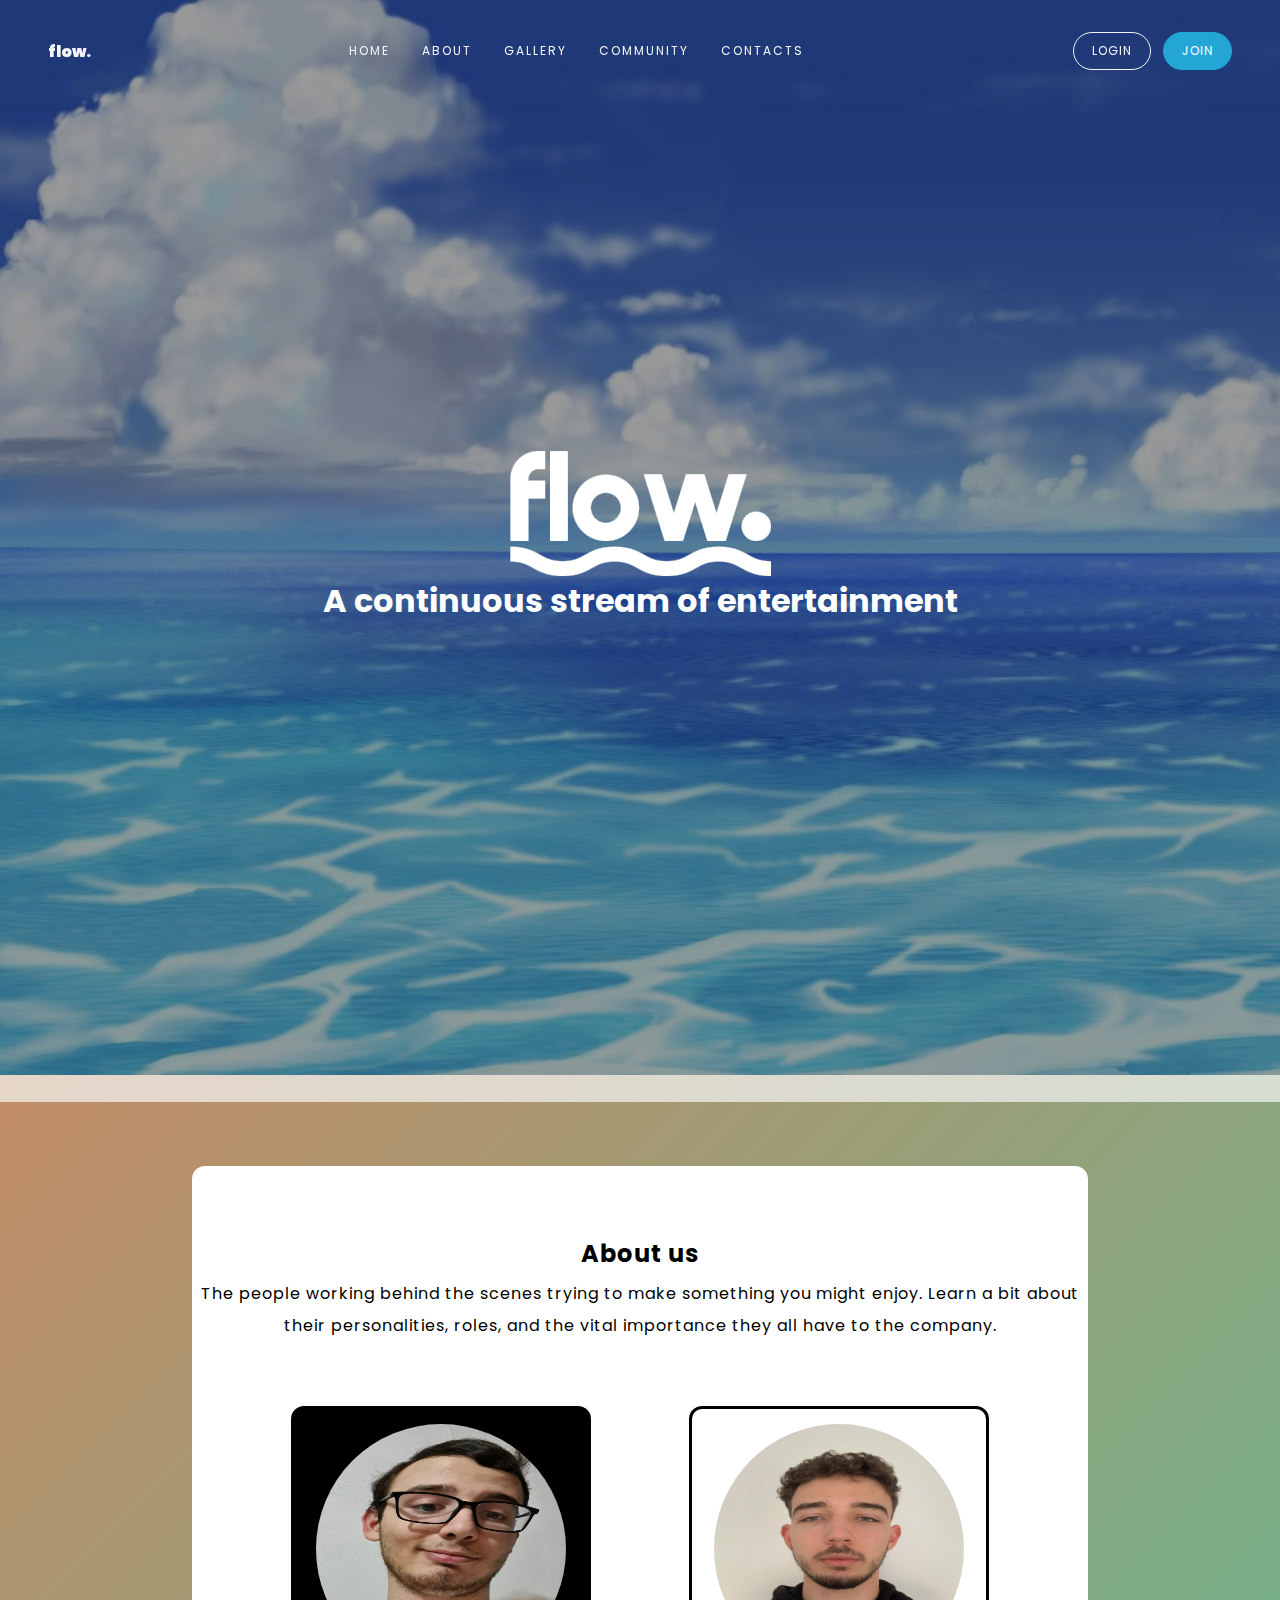
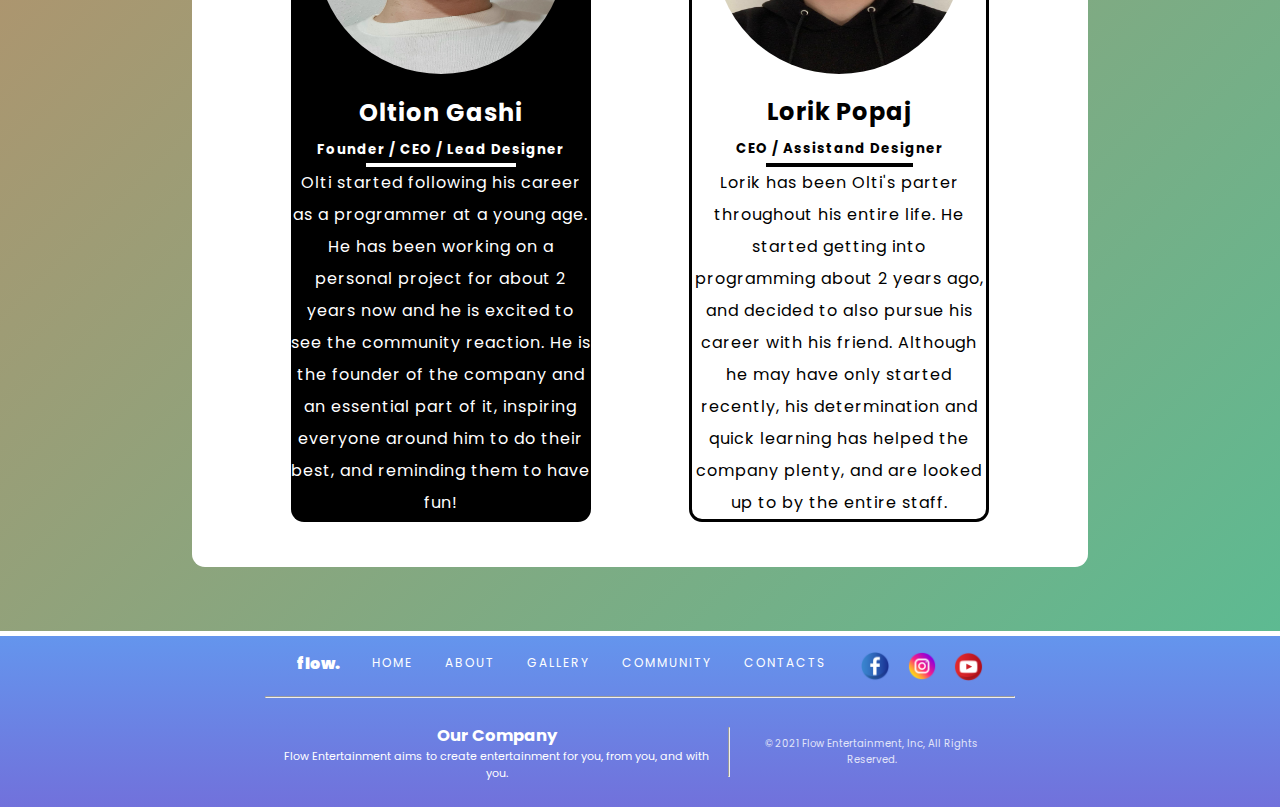
<file: about.html>
<DOCTYPE! html>
<html>
  <head>
    <title>Flow Entertainment</title>
    <link
      href="https://fonts.googleapis.com/css?family=Poppins:300,900&display=swap" rel="stylesheet"/>
    <link href="main.css" rel="stylesheet" />
  </head>
  <script>
    var playing = false;
    function play(){ 
      var audio = document.getElementById('myaudio');
      if(!playing){
        audio.play();
        playing = true;
      } else{
        audio.pause();
        playing = false;
      }
    } 
  </script>
  <body ondblclick="play()" onscroll="disableScrolling()" 
  onmousewheel="enableScrolling()" 
   onclick="enableScrolling()">
   <audio id="myaudio" autoplay >
    <source src="music/By The Pool.mp3" type="audio/mpeg">
    <source src="music/By The Pool.mp3" type="audio/mp3">
  </audio>
    <header>
      <a href="main.html" class="logo" aria-label="homepage">flow.</a>
      <nav class="main_nav">
        <ul class="nav_list">
          <li class="nav_list-item"><a href="main.html" class="nav_link">Home</a></li>
          <li class="nav_list-item"><a href="about.html" class="nav_link">About</a></li>
          <li class="nav_list-item"><a href="gallery.html" class="nav_link">Gallery</a></li>
          <li class="nav_list-item"><a href="community.html" class="nav_link">Community</a></li>
          <li class="nav_list-item"><a href="contacts.html" class="nav_link">Contacts</a></li>
        </ul>
      </nav>
      <nav>
        <ul class="nav_list">
          <li class="nav_list-item"><a href="login/index.html" class="nav_link nav_link--btn">Login</a></li>
          <li class="nav_list-item"><a href="login/create.html" class="nav_link nav_link--btn nav_link--btn--highlight">Join</a></li>
        </ul>
      </nav>
    </header>

    <main style="  background: linear-gradient(-45deg, #e73c7e, #23a6d5, #23d5ab, #ee7752);
    background-size: 400% 400%;
    animation: gradient 15s ease infinite;">
    <div class="ob">
      <section class="home-intro-abt">
        <img src="img/logo.png" alt="Logo.png">
        <h1>A continuous stream of entertainment</h1>
      </section>
    </div>
    <div style="background-color:whitesmoke; height: 3%; opacity: 70%;"></div> 
      <div class="about" style=" letter-spacing: 1px; line-height: 2;">
      <div class="home-about-abt">
        <h2>About us</h2>
        <div class="columns">
            <p>
                The people working behind the scenes trying to make something you might enjoy. Learn a bit about their personalities, roles, and the vital importance they all have to the company.
            </p>
        </div>
       </div>

       <div class="img-columns">
        <div id="blackdiv" style="text-align: center; max-width: 300px; letter-spacing: 1px; line-height: 2; margin-bottom: 5%;">
          <img src="img/Olti.jpg" alt="" style="width: 250px; height: 250px; border-radius: 100%; margin-top: 5%;">
          <h2 style="margin-top: 5%;">Oltion Gashi</h2>
          <h5>Founder / CEO / Lead Designer</h5>
          <hr id="blackhr">
          Olti started following his career as a programmer at a young age. He has been working on a personal project for
          about 2 years now and he is excited to see the community reaction. He is the founder of the company and an essential
        part of it, inspiring everyone around him to do their best, and reminding them to have fun!
        </div>
        <div id="whitediv" style="text-align: center; max-width: 300px;  letter-spacing: 1px; line-height: 2; margin-bottom: 5%;">
          <img src="img/lorik.jpeg" alt="" style="width: 250px; height: 250px; border-radius: 100%; margin-top: 5%;">
          <h2 style="margin-top: 5%;">Lorik Popaj</h2>
          <h5>CEO / Assistand Designer</h5>
          <hr id="whitehr">
          Lorik has been Olti's parter throughout his entire life. He started getting into programming about 2 years ago,
          and decided to also pursue his career with his friend. Although he may have only started recently, his determination
          and quick learning has helped the company plenty, and are looked up to by the entire staff.
        </div>
    </div>
   </div>

      </div>
      <div class="footer">
        <div class="home-about-foot">
          <div class="columns" style="flex-direction: column;">
            <div style="margin: 2%;display: flex; flex-direction: row; justify-content: space-evenly;">
              <a href="main.html" class="logo" aria-label="homepage">flow.</a>            
              <ul class="nav_list" style="margin-top: -5px;">
                <li class="nav_list-item"><a href="main.html" class="nav_link">Home</a></li>
                <li class="nav_list-item"><a href="about.html" class="nav_link">About</a></li>
                <li class="nav_list-item"><a href="gallery.html" class="nav_link">Gallery</a></li>
                <li class="nav_list-item"><a href="community.html" class="nav_link">Community</a></li>
                <li class="nav_list-item"><a href="contacts.html" class="nav_link">Contacts</a></li>
              </ul>
                <a target="_blank" href="https://www.facebook.com/Flow-Entertainment-100628881531882/?modal=admin_todo_tour%22%3E"><img class="ftimg" src="img/facebook.png" height="30" width="30" alt="Facebook.png"></a>
                <a target="_blank" href="https://www.instagram.com/flow.entertainment.games/%22%3E"><img class="ftimg" src="img/instagram.png" height="30" width="30" alt="Instagram.png"></a>
                <a target="_blank" href="https://www.youtube.com/channel/UCk1H9Uwr8k82EouBomBjosA?view_as=subscriber%22%3E"><img src="img/youtube.png" height="30" width="30" alt="Youtube.png"></a>
            </div>
            <hr>
            <div style="margin: 2%;display: flex; flex-direction: row; justify-content: space-evenly; align-items: center;">
            <div style="font-size: 11px;">
              <h2>Our Company</h2>
              <p>Flow Entertainment aims to create entertainment for you, from you, and with you.</p>
            </div>
            <hr style="height: 50px; margin: 2%;">
            <div style="font-size: 10px; opacity: 80%;">© 2021 Flow Entertainment, Inc, All Rights Reserved.</div>
          </div>
           </div>
          </div>
        </div>
    </main>
    <script src="observers.js"></script>
  </body>
</html>
</file>
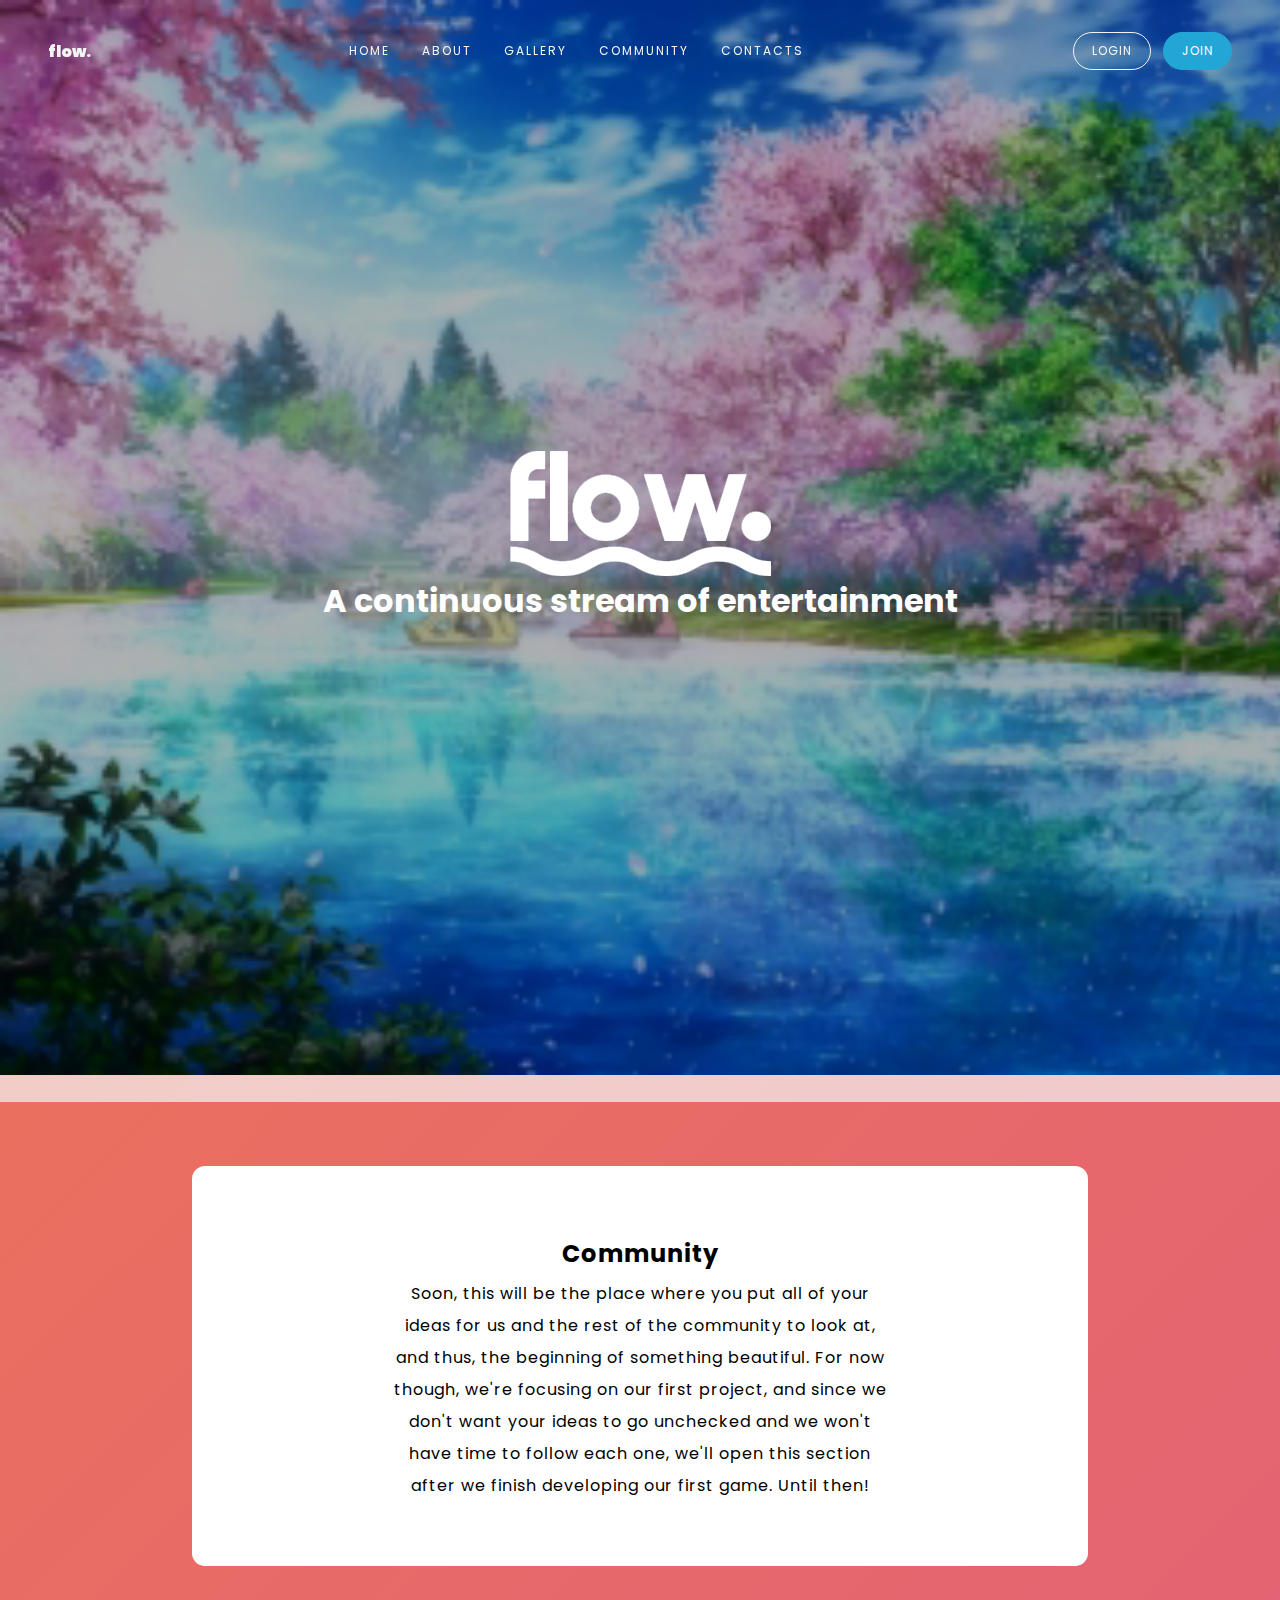
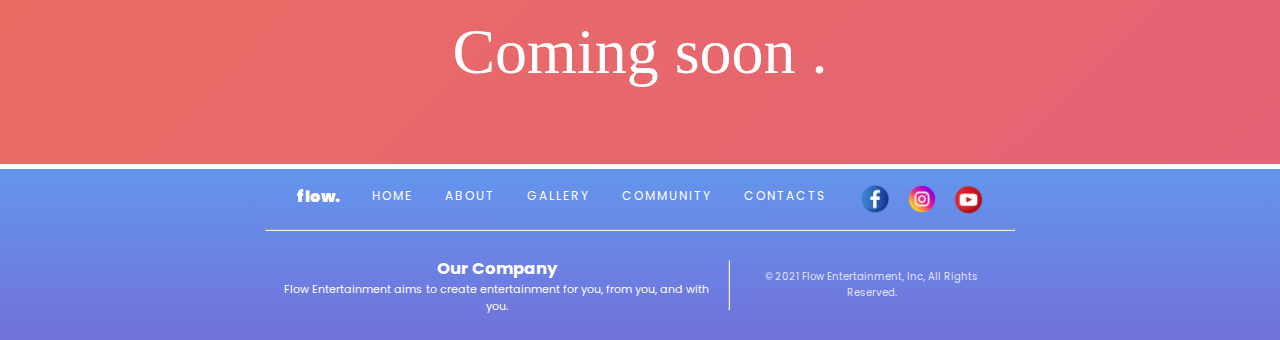
<file: community.html>
<DOCTYPE! html>
<html>
  <head>
    <title>Flow Entertainment</title>
    <link
      href="https://fonts.googleapis.com/css?family=Poppins:300,900&display=swap" rel="stylesheet"/>
    <link href="main.css" rel="stylesheet" />
  </head>
  <script>
    var playing = false;
    function play(){ 
      var audio = document.getElementById('myaudio');
      if(!playing){
        audio.play();
        playing = true;
      } else{
        audio.pause();
        playing = false;
      }
    } 
  </script>
  <body ondblclick="play()" onscroll="disableScrolling()" 
  onmousewheel="enableScrolling()" 
   onclick="enableScrolling()">
   <audio id="myaudio" autoplay >
    <source src="music/Sea of Trees.mp3" type="audio/mpeg">
    <source src="music/Sea of Trees.mp3" type="audio/mp3">
  </audio>
    <header>
      <a href="main.html" class="logo" aria-label="homepage">flow.</a>
      <nav class="main_nav">
        <ul class="nav_list">
          <li class="nav_list-item"><a href="main.html" class="nav_link">Home</a></li>
          <li class="nav_list-item"><a href="about.html" class="nav_link">About</a></li>
          <li class="nav_list-item"><a href="gallery.html" class="nav_link">Gallery</a></li>
          <li class="nav_list-item"><a href="community.html" class="nav_link">Community</a></li>
          <li class="nav_list-item"><a href="contacts.html" class="nav_link">Contacts</a></li>
        </ul>
      </nav>
      <nav>
        <ul class="nav_list">
          <li class="nav_list-item"><a href="login/index.html" class="nav_link nav_link--btn">Login</a></li>
          <li class="nav_list-item"><a href="login/create.html" class="nav_link nav_link--btn nav_link--btn--highlight">Join</a></li>
        </ul>
      </nav>
    </header>

    <main style="  background: linear-gradient(-45deg, #23d5ab, #23a6d5, #e05a83, #ee7752);
    background-size: 400% 400%;
    animation: gradient 15s ease infinite;">
    <div class="ob">
      <section class="home-intro-com">
        <img src="img/logo.png" alt="Logo.png">
        <h1>A continuous stream of entertainment</h1>
      </section>
    </div>
    <div style="background-color:whitesmoke; height: 3%; opacity: 70%;">
    </div>
    <div class="about">
      <div class="home-about" style="flex-direction: column; align-items: center; letter-spacing: 1px; line-height: 2;">
        <h2>Community</h2>
        <div class="columns">
            <p style="max-width: 500px;">
              Soon, this will be the place where you put all of your ideas for us and the rest of the community to look at, and thus, the beginning of something beautiful. For now though, we're focusing on our first project, and since we don't want your ideas to go unchecked and we won't have time to follow each one, we'll open this section after we finish developing our first game. Until then!
            </p>
            
       </div>
       
      </div>    
    </div>
    <div class="home-about">
    <div class="loading" style="font-size: 30px; font: 300 4em/150% Impact; color: white; margin-top: -10%;">Coming soon</div>
  </div>
    <div class="footer">
      <div class="home-about-foot">
        <div class="columns" style="flex-direction: column;">
          <div style="margin: 2%;display: flex; flex-direction: row; justify-content: space-evenly;">
            <a href="main.html" class="logo" aria-label="homepage">flow.</a>            
            <ul class="nav_list" style="margin-top: -5px;">
              <li class="nav_list-item"><a href="main.html" class="nav_link">Home</a></li>
              <li class="nav_list-item"><a href="about.html" class="nav_link">About</a></li>
              <li class="nav_list-item"><a href="gallery.html" class="nav_link">Gallery</a></li>
              <li class="nav_list-item"><a href="community.html" class="nav_link">Community</a></li>
              <li class="nav_list-item"><a href="contacts.html" class="nav_link">Contacts</a></li>
            </ul>
              <a target="_blank" href="https://www.facebook.com/Flow-Entertainment-100628881531882/?modal=admin_todo_tour%22%3E"><img class="ftimg" src="img/facebook.png" height="30" width="30" alt="Facebook.png"></a>
              <a target="_blank" href="https://www.instagram.com/flow.entertainment.games/%22%3E"><img class="ftimg" src="img/instagram.png" height="30" width="30" alt="Instagram.png"></a>
              <a target="_blank" href="https://www.youtube.com/channel/UCk1H9Uwr8k82EouBomBjosA?view_as=subscriber%22%3E"><img src="img/youtube.png" height="30" width="30" alt="Youtube.png"></a>
          </div>
          <hr>
          <div style="margin: 2%;display: flex; flex-direction: row; justify-content: space-evenly; align-items: center;">
          <div style="font-size: 11px;">
            <h2>Our Company</h2>
            <p>Flow Entertainment aims to create entertainment for you, from you, and with you.</p>
          </div>
          <hr style="height: 50px; margin: 2%;">
          <div style="font-size: 10px; opacity: 80%;">© 2021 Flow Entertainment, Inc, All Rights Reserved.</div>
        </div>
         </div>
        </div>
      </div>
    </main>
    <script src="observers.js"></script>
    </main>
  </body>
</html>
</file>
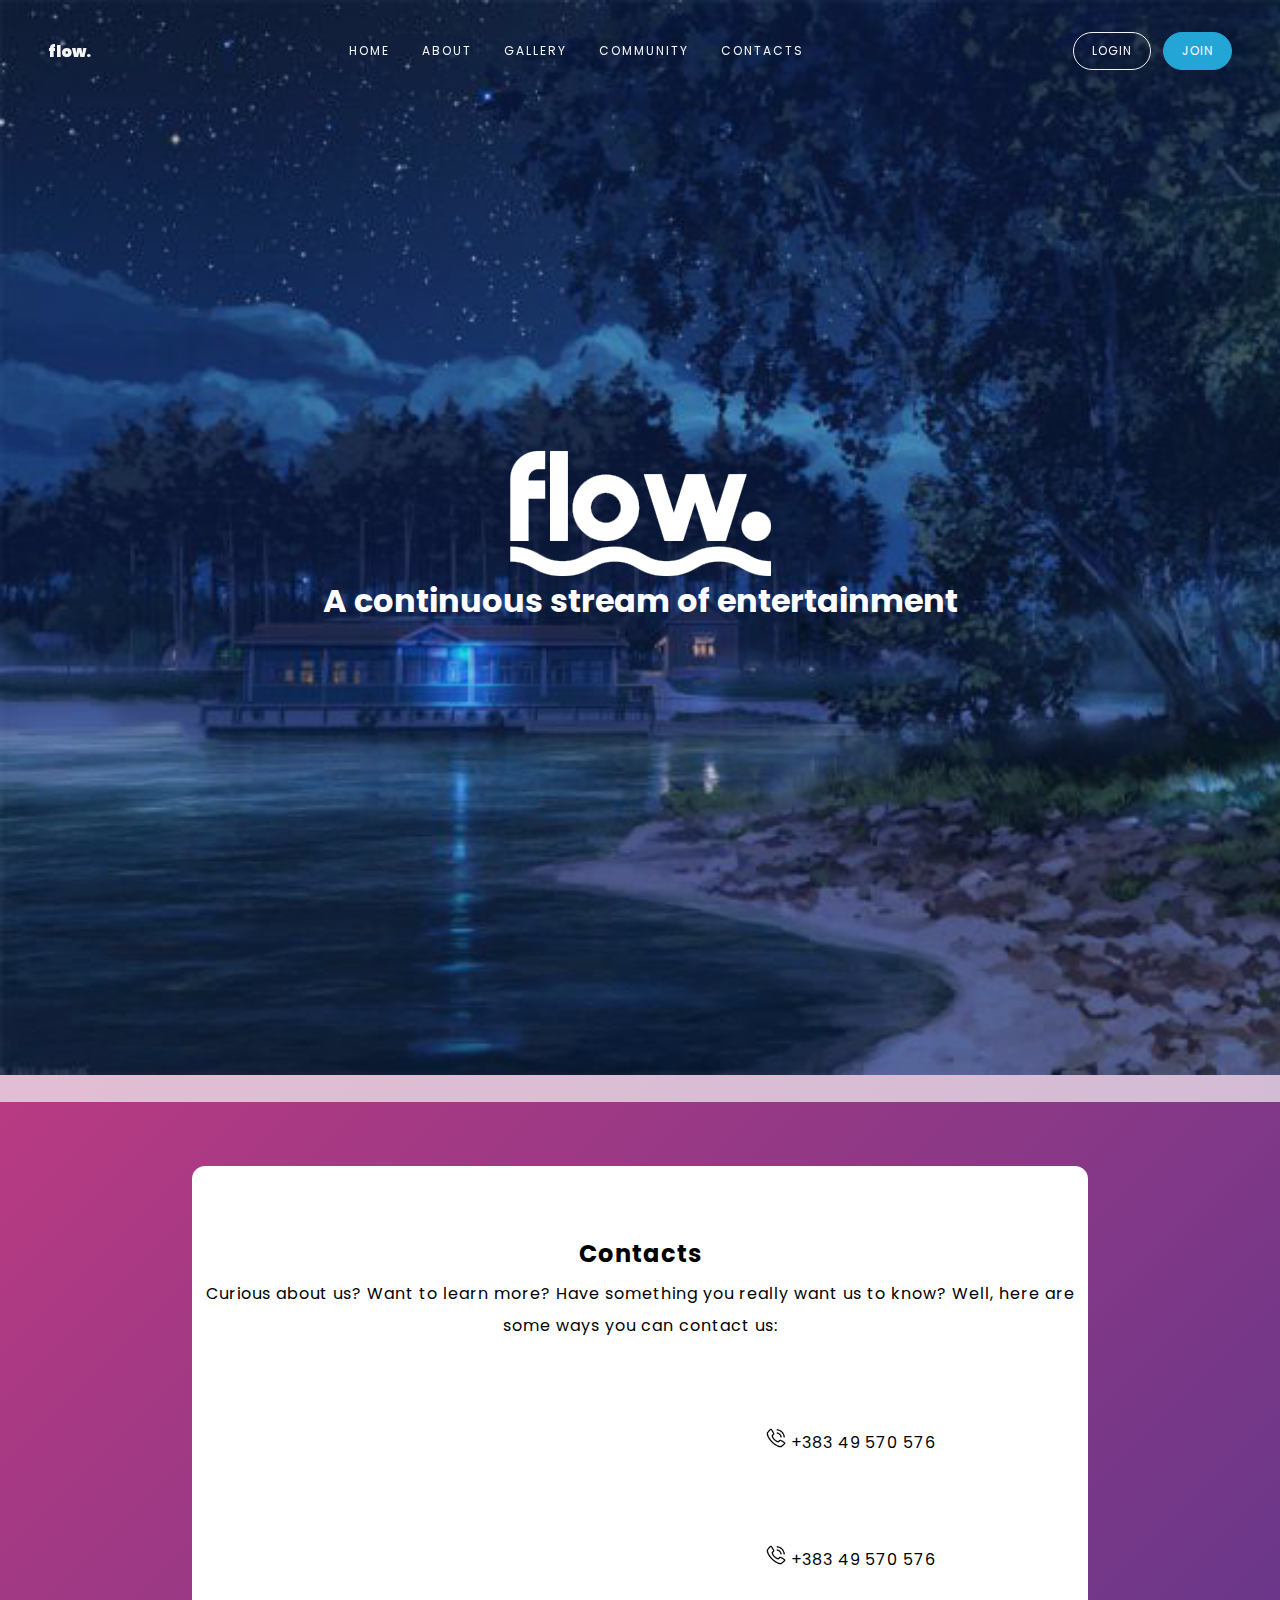
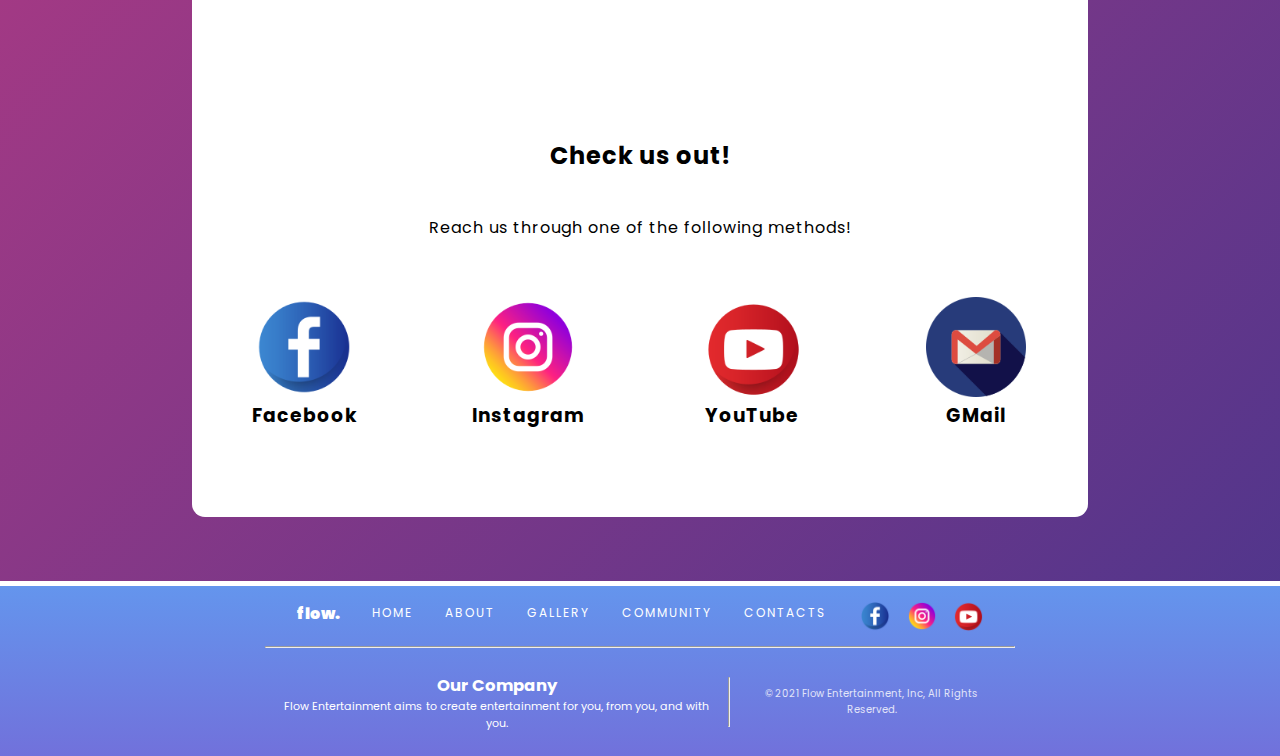
<file: contacts.html>
<DOCTYPE! html>
<html>
  <head>
    <title>Flow Entertainment</title>
    <link
      href="https://fonts.googleapis.com/css?family=Poppins:300,900&display=swap" rel="stylesheet"/>
    <link href="main.css" rel="stylesheet" />
  </head>
  <script>
    var playing = false;
    function play(){ 
      var audio = document.getElementById('myaudio');
      if(!playing){
        audio.play();
        playing = true;
      } else{
        audio.pause();
        playing = false;
      }
    } 
  </script>
  <body ondblclick="play()" onscroll="disableScrolling()" 
  onmousewheel="enableScrolling()" 
   onclick="enableScrolling()">
   <audio id="myaudio" autoplay >
    <source src="music/Chill Day.mp3" type="audio/mpeg">
    <source src="music/Chill Day.mp3" type="audio/mp3">
  </audio>
    
    <header>
      <a href="main.html" class="logo" aria-label="homepage">flow.</a>
      <nav class="main_nav">
        <ul class="nav_list">
          <li class="nav_list-item"><a href="main.html" class="nav_link">Home</a></li>
          <li class="nav_list-item"><a href="about.html" class="nav_link">About</a></li>
          <li class="nav_list-item"><a href="gallery.html" class="nav_link">Gallery</a></li>
          <li class="nav_list-item"><a href="community.html" class="nav_link">Community</a></li>
          <li class="nav_list-item"><a href="contacts.html" class="nav_link">Contacts</a></li>
        </ul>
      </nav>
      <nav>
        <ul class="nav_list">
          <li class="nav_list-item"><a href="login/index.html" class="nav_link nav_link--btn">Login</a></li>
          <li class="nav_list-item"><a href="login/create.html" class="nav_link nav_link--btn nav_link--btn--highlight">Join</a></li>
        </ul>
      </nav>
    </header>

    <main style="background: linear-gradient(-45deg, #23d5ab, #23a6d5, #163391, #e73c7e);
     background-size: 400% 400%;
    animation: gradient 15s ease infinite">
    <div class="ob">
      <section class="home-intro-con">
        <img src="img/logo.png" alt="Logo.png">
        <h1>A continuous stream of entertainment</h1>
      </section>
    </div>
    <div style="background-color:whitesmoke; height: 3%; opacity: 70%;"></div>
    <div class = "about" style=" letter-spacing: 1px; line-height: 2; justify-content: space-evenly;">
      <div class="home-about">
        <h2>Contacts</h2>
        <div class="columns">
          <p>
            Curious about us? Want to learn more? Have something you really want us to know? Well, here are some ways you can contact us:      
          </p>
        </div>
        
        <div class="img-columns">
          <iframe src="https://www.google.com/maps/embed?pb=!1m18!1m12!1m3!1d723.619706
        3631031!2d20.587913829234303!3d42.35909799869919!2m3!1f0!2f0!3f0!3m2!1i1024!2i7
        68!4f13.1!3m3!1m2!1s0x1353bb9687c9c2bb%3A0xe160f60dfcf07625!2sGani%20Paqarizi%2
        0Agim%20Kelmendi%2C%20Tafil%20Zyberaj%20n%C3%AB%20Fortes%C3%AB!5e1!3m2!1sen!2s!4v1640538063961!5m2!1sen!2s"
         width="30%" height="300px" style="border:0;" allowfullscreen="" loading="lazy"></iframe>
         <div>
          <div style="margin: 50% auto">
           <img src="img/icon.png" style="width: 20px; height: 20px;"> +383 49 570 576
          </div>
          <div>
            <img src="img/icon.png" style="width: 20px; height: 20px;"> +383 49 570 576
           </div>
         </div>
        </div>
        <div style="text-align: center; margin-top: 10%;">
          <h2>Check us out!</h2>
          <br>
         <p>Reach us through one of the following methods!
         </p>
         </div>
       <div class="img-columns">
         <div class="linkicon">
          <a target="_blank" href="https://www.facebook.com/Flow-Entertainment-100628881531882/?modal=admin_todo_tour%22%3E"><img class="ftimg" src="img/facebook.png" height="100" width="100" alt="Facebook.png"></a>
          <h3>Facebook</h3>
         </div>
         <div class="linkicon">
          <a target="_blank" href="https://www.instagram.com/flow.entertainment.games/"><img class="ftimg" src="img/instagram.png" height="100" width="100" alt="Instagram.png"></a>
          <h3>Instagram</h3>
         </div>
         <div class="linkicon">
          <a target="_blank" href="https://www.youtube.com/channel/UCk1H9Uwr8k82EouBomBjosA?view_as=subscriber%22%3E"><img src="img/youtube.png" height="100" width="100" alt="Youtube.png"></a>
          <h3>YouTube</h3>
         </div>
         <div class="linkicon">
           <a target="_blank" href="https://www.google.com/gmail/"><img src="img/gmail.png" width="100px" height="100px"></a>
           <h3>GMail</h3>
         </div>
       </div>

      </div>
    </div>
    <div class="footer">
      <div class="home-about-foot">
        <div class="columns" style="flex-direction: column;">
          <div style="margin: 2%;display: flex; flex-direction: row; justify-content: space-evenly;">
            <a href="main.html" class="logo" aria-label="homepage">flow.</a>            
            <ul class="nav_list" style="margin-top: -5px;">
              <li class="nav_list-item"><a href="main.html" class="nav_link">Home</a></li>
              <li class="nav_list-item"><a href="about.html" class="nav_link">About</a></li>
              <li class="nav_list-item"><a href="gallery.html" class="nav_link">Gallery</a></li>
              <li class="nav_list-item"><a href="community.html" class="nav_link">Community</a></li>
              <li class="nav_list-item"><a href="contacts.html" class="nav_link">Contacts</a></li>
            </ul>
              <a target="_blank" href="https://www.facebook.com/Flow-Entertainment-100628881531882/?modal=admin_todo_tour%22%3E"><img class="ftimg" src="img/facebook.png" height="30" width="30" alt="Facebook.png"></a>
              <a target="_blank" href="https://www.instagram.com/flow.entertainment.games/"><img class="ftimg" src="img/instagram.png" height="30" width="30" alt="Instagram.png"></a>
              <a target="_blank" href="https://www.youtube.com/channel/UCk1H9Uwr8k82EouBomBjosA?view_as=subscriber%22%3E"><img src="img/youtube.png" height="30" width="30" alt="Youtube.png"></a>
          </div>
          <hr>
          <div style="margin: 2%;display: flex; flex-direction: row; justify-content: space-evenly; align-items: center;">
          <div style="font-size: 11px;">
            <h2>Our Company</h2>
            <p>Flow Entertainment aims to create entertainment for you, from you, and with you.</p>
          </div>
          <hr style="height: 50px; margin: 2%;">
          <div style="font-size: 10px; opacity: 80%;">© 2021 Flow Entertainment, Inc, All Rights Reserved.</div>
        </div>
         </div>
        </div>
      </div>
    </main>
    <script src="observers.js"></script>
    </main> 
  </body>
</html>
</file>
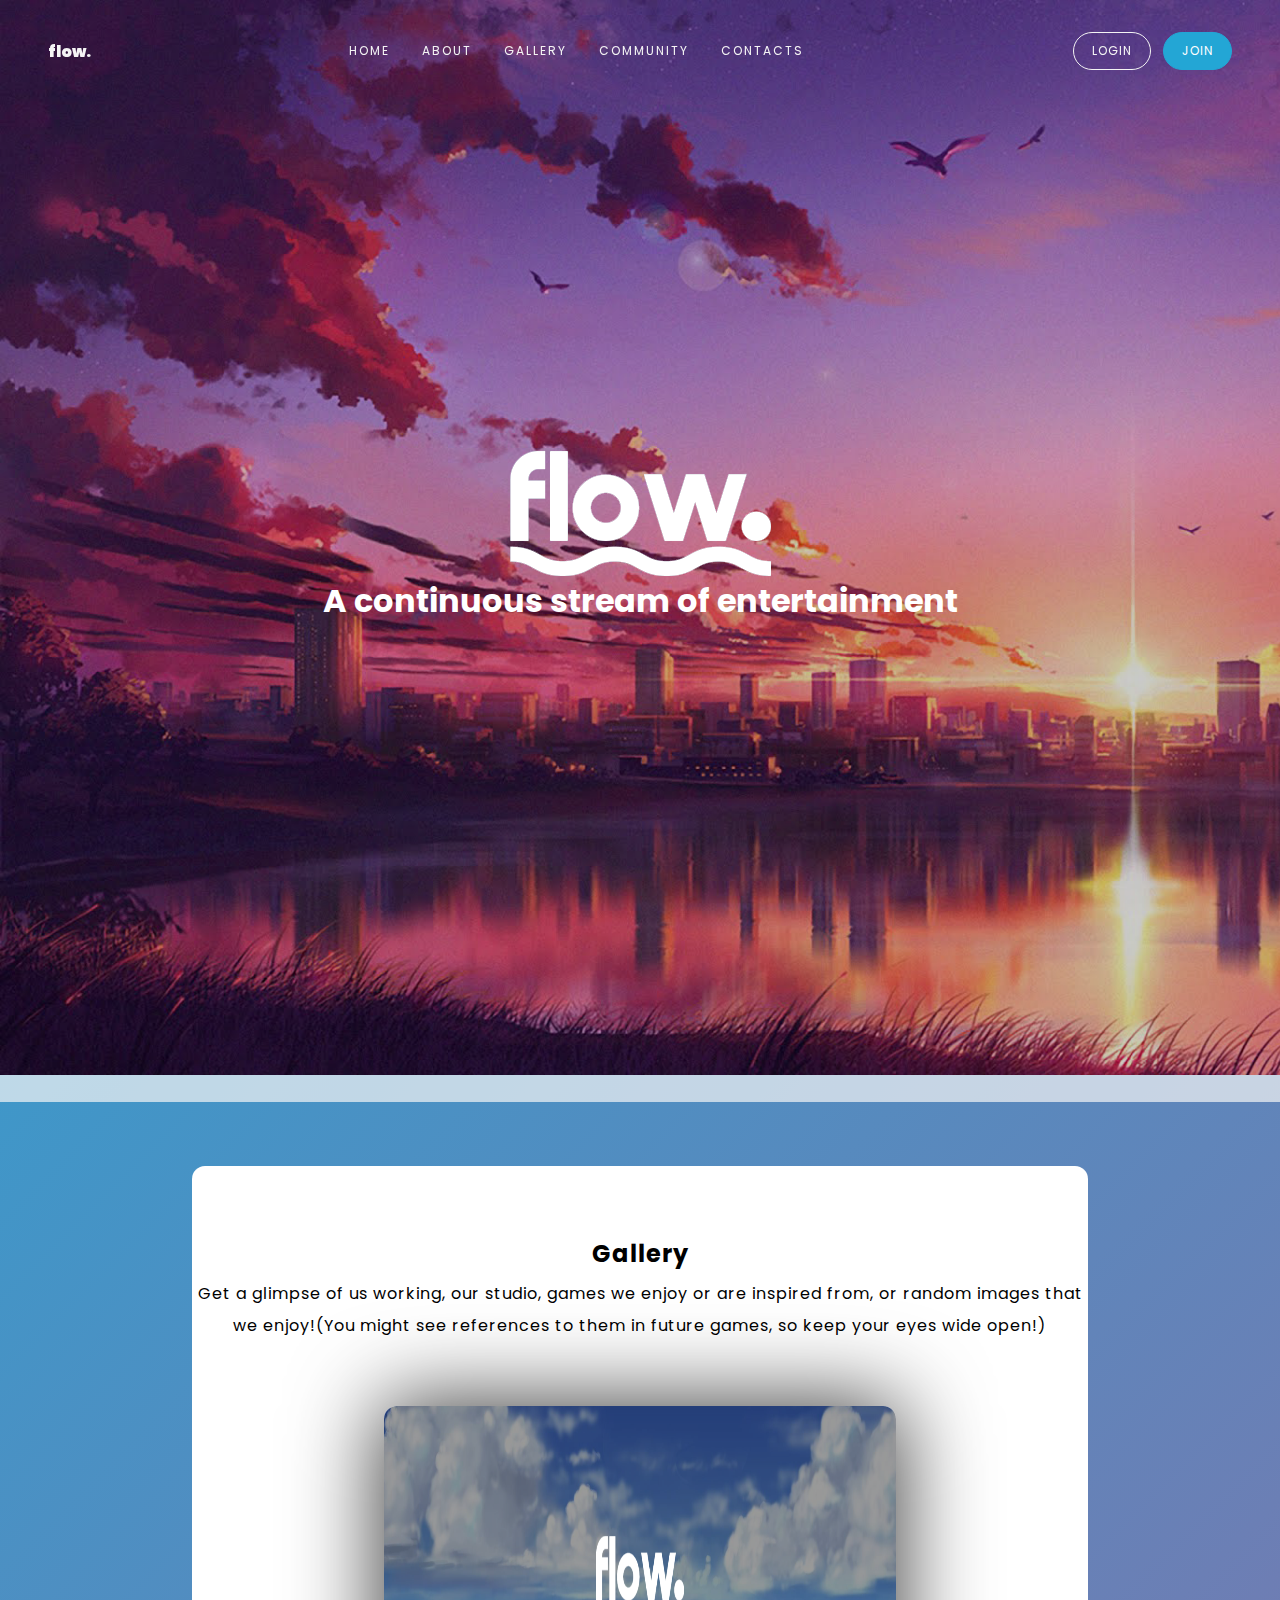
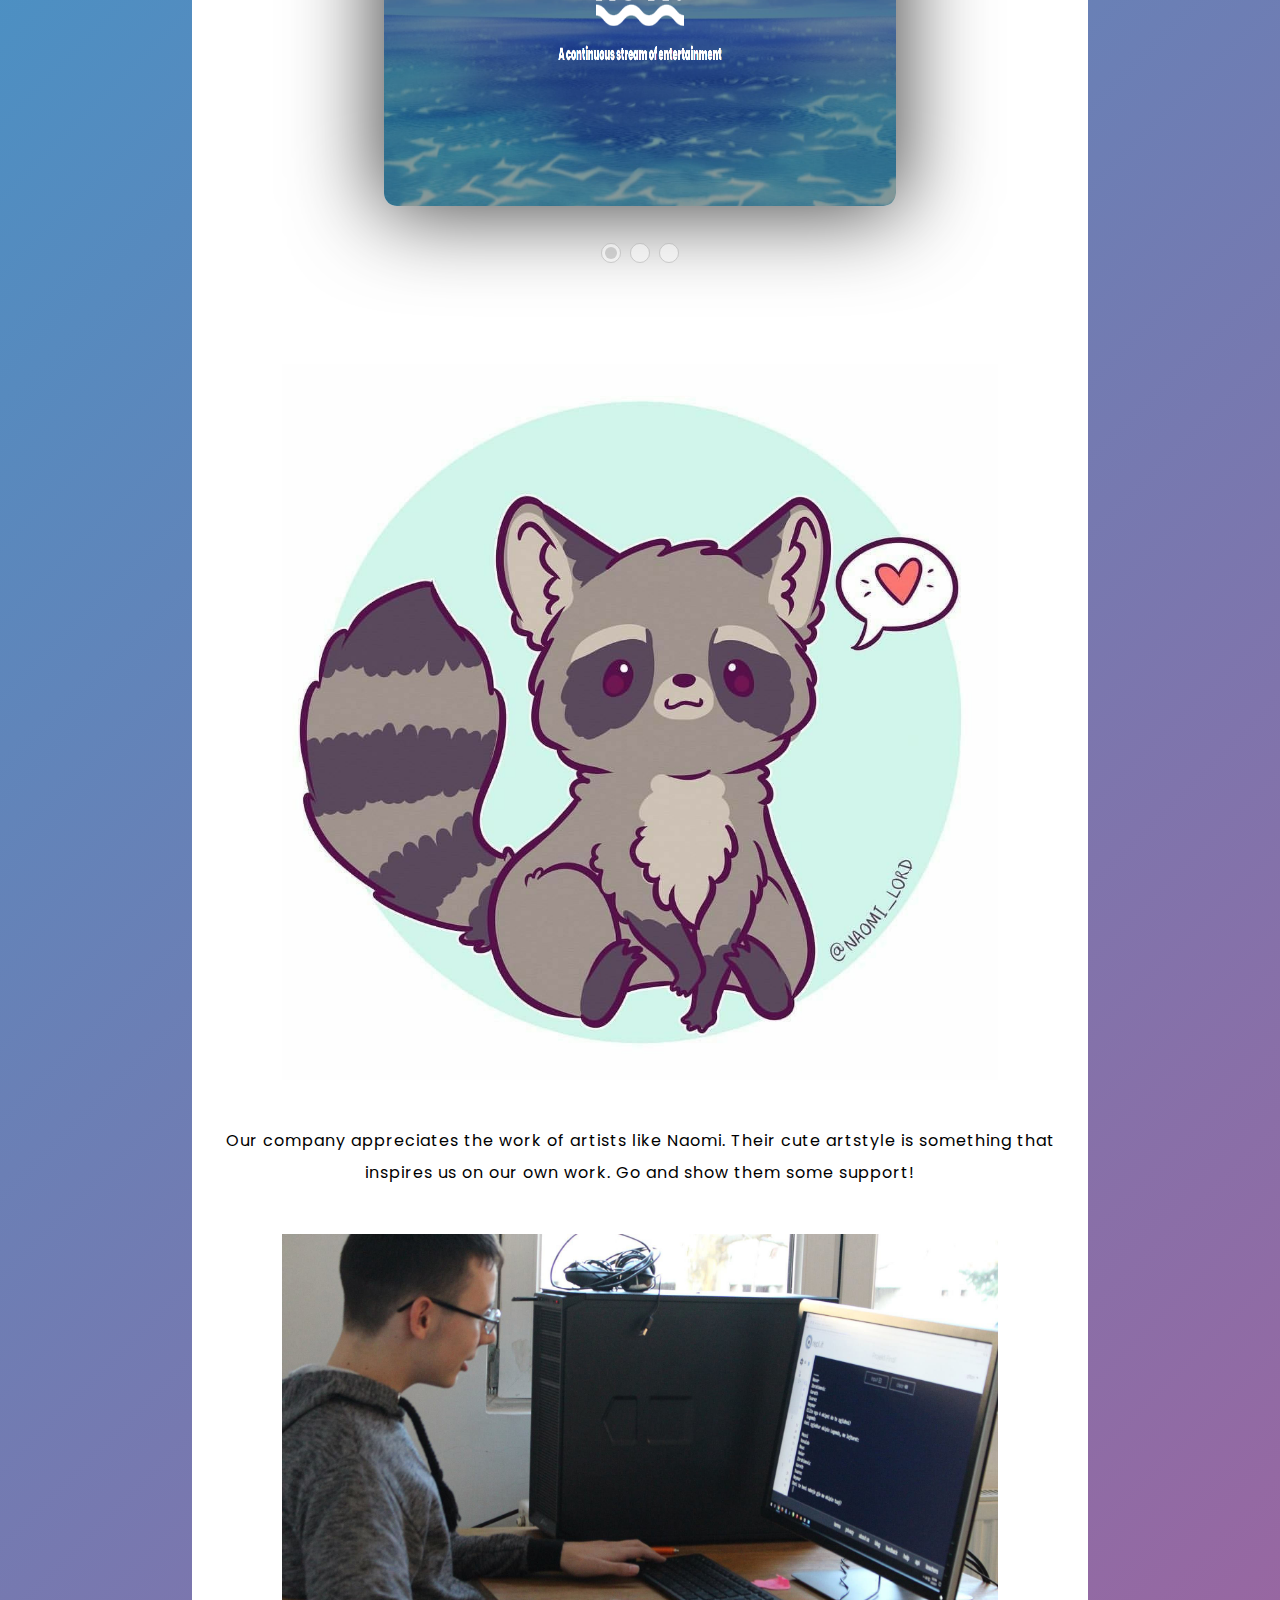
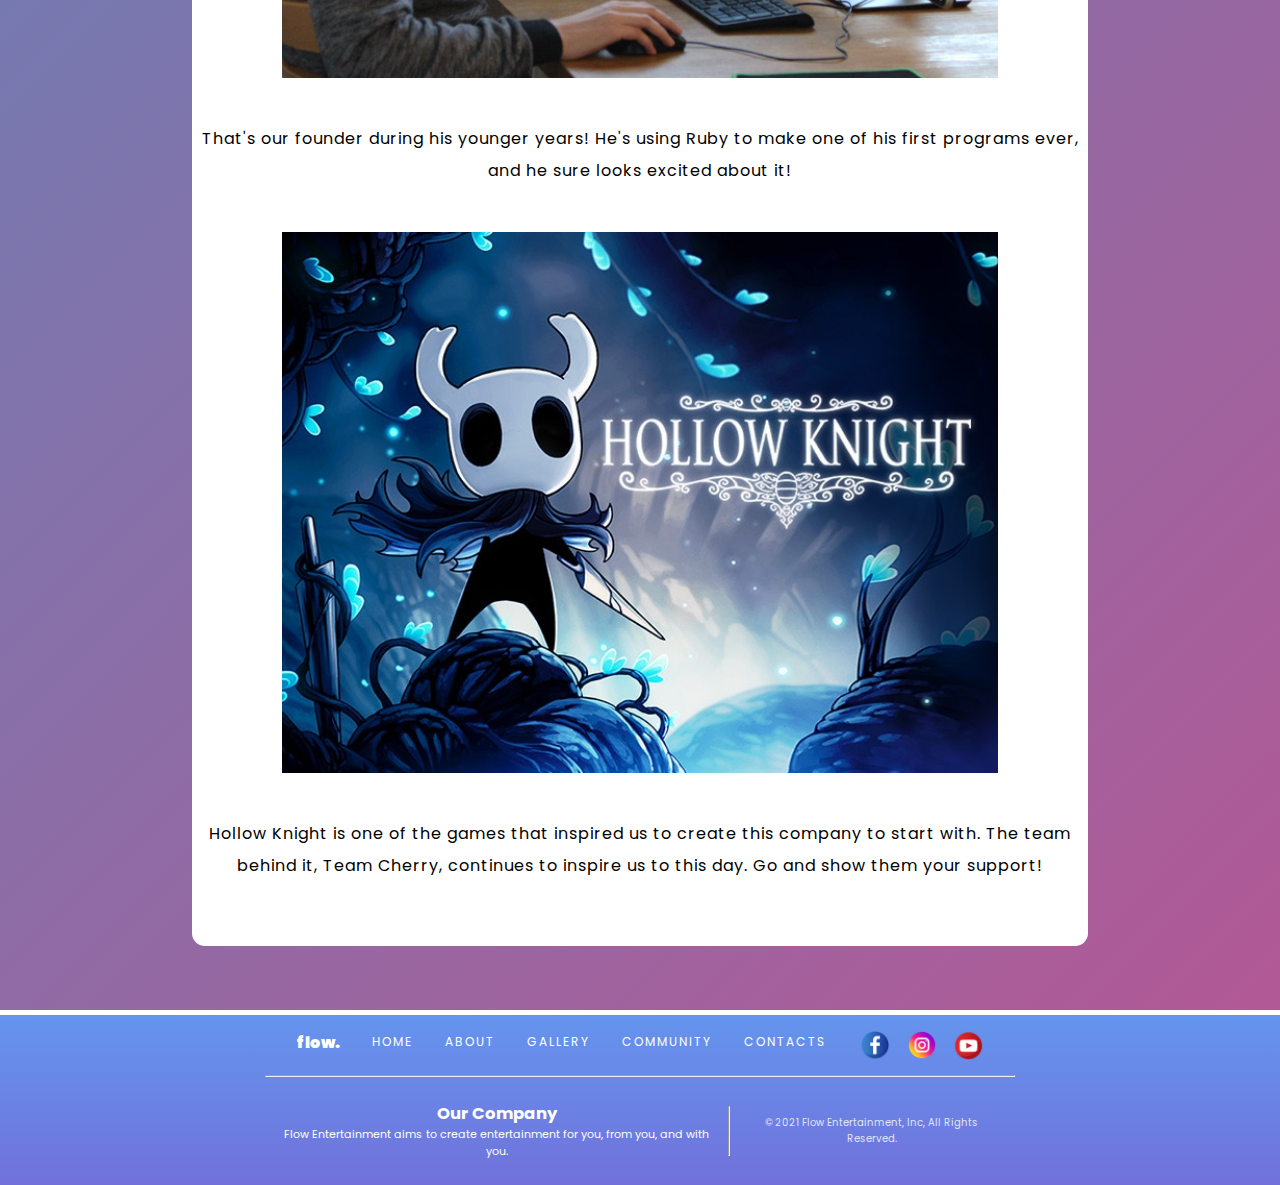
<file: gallery.html>
<DOCTYPE! html>
<html>
  <head>
    <title>Flow Entertainment</title>
    <link
      href="https://fonts.googleapis.com/css?family=Poppins:300,900&display=swap" rel="stylesheet"/>
    <link href="main.css" rel="stylesheet" />
  </head>
  <script>
    var playing = false;
    function play(){ 
      var audio = document.getElementById('myaudio');
      if(!playing){
        audio.play();
        playing = true;
      } else{
        audio.pause();
        playing = false;
      }
    } 
  </script>
  <body ondblclick="play()" onscroll="disableScrolling()" 
  onmousewheel="enableScrolling()" 
   onclick="enableScrolling()">
   <audio id="myaudio" autoplay >
    <source src="music/Evergreen.mp3" type="audio/mpeg">
    <source src="music/Evergreen.mp3" type="audio/mp3">
  </audio>
    <header>
      <a href="main.html" class="logo" aria-label="homepage">flow.</a>
      <nav class="main_nav">
        <ul class="nav_list">
          <li class="nav_list-item"><a href="main.html" class="nav_link">Home</a></li>
          <li class="nav_list-item"><a href="about.html" class="nav_link">About</a></li>
          <li class="nav_list-item"><a href="gallery.html" class="nav_link">Gallery</a></li>
          <li class="nav_list-item"><a href="community.html" class="nav_link">Community</a></li>
          <li class="nav_list-item"><a href="contacts.html" class="nav_link">Contacts</a></li>
        </ul>
      </nav>
      <nav>
        <ul class="nav_list">
          <li class="nav_list-item"><a href="login/index.html" class="nav_link nav_link--btn">Login</a></li>
          <li class="nav_list-item"><a href="login/create.html" class="nav_link nav_link--btn nav_link--btn--highlight">Join</a></li>
        </ul>
      </nav>
    </header>
    
    <main style="background: linear-gradient(-45deg, #23d5ab, #ee7752, #e73c7e, #23a6d5); background-size: 400% 400%;
    animation: gradient 15s ease infinite">
    <div class="ob">
      <section class="home-intro-gal">
        <img src="img/logo.png" alt="Logo.png">
        <h1>A continuous stream of entertainment</h1>
      </section>
      <div style="background-color:whitesmoke; height: 3%; opacity: 70%;"></div>
    </div>
    <div class="about" style=" letter-spacing: 1px; line-height: 2;">
      <div class="home-about">
        <h2>Gallery</h2>
        <div class="columns">
            <p>
                Get a glimpse of us working, our studio, games we enjoy or are inspired from, or random images that we enjoy!(You might see references to them in future games, so keep your eyes wide open!)
            </p>
        </div>
        <div class="columns "style="display: flex; justify-content: center; width:80%; height: 500px">
          <img class="slideshowimg" style="display: none; width: 40%;" src="img/games2.png" alt="Game_Dev">
          <img class="slideshowimg" style="display: none; width: 40%;" src="img/games3.jpg" alt="Games">
          <img class="slideshowimg" style="display: none; width: 40%;" src="img/cover.png" alt="Logo">
      </div>
      <div class="home-about">
        <input id="radio1" class="radios" style="position:relative" type="radio" disabled>
        <input id="radio2" class="radios" style="position:relative" type="radio" disabled>
        <input id="radio3" class="radios" style="position:relative" type="radio" disabled>
      </div>
       </div>
       <div class="home-about" style="align-items: center; text-align: center; margin-top: -20%;">
        <img src="img/naomi.jpg" alt="" style="width: 80%; margin: 5%;">
        Our company appreciates the work of artists like Naomi. Their cute artstyle is something that inspires us on our own work. Go and show them some support!
        <img src="img/bv.jpg" alt="" style="width: 80%;  margin: 5%;">
        That's our founder during his younger years! He's using Ruby to make one of his first programs ever, and he sure looks excited about it!
        <img src="img/hk.jpg" alt="" style="width: 80%;  margin: 5%;">
        Hollow Knight is one of the games that inspired us to create this company to start with. The team behind it, Team Cherry, continues to inspire us to this day. Go and show them your support! 
        </div>
      </div>

      <div class="footer">
        <div class="home-about-foot">
          <div class="columns" style="flex-direction: column;">
            <div style="margin: 2%;display: flex; flex-direction: row; justify-content: space-evenly;">
              <a href="main.html" class="logo" aria-label="homepage">flow.</a>            
              <ul class="nav_list" style="margin-top: -5px;">
                <li class="nav_list-item"><a href="main.html" class="nav_link">Home</a></li>
                <li class="nav_list-item"><a href="about.html" class="nav_link">About</a></li>
                <li class="nav_list-item"><a href="gallery.html" class="nav_link">Gallery</a></li>
                <li class="nav_list-item"><a href="community.html" class="nav_link">Community</a></li>
                <li class="nav_list-item"><a href="contacts.html" class="nav_link">Contacts</a></li>
              </ul>
                <a target="_blank" href="https://www.facebook.com/Flow-Entertainment-100628881531882/?modal=admin_todo_tour%22%3E"><img class="ftimg" src="img/facebook.png" height="30" width="30" alt="Facebook.png"></a>
                <a target="_blank" href="https://www.instagram.com/flow.entertainment.games/%22%3E"><img class="ftimg" src="img/instagram.png" height="30" width="30" alt="Instagram.png"></a>
                <a target="_blank" href="https://www.youtube.com/channel/UCk1H9Uwr8k82EouBomBjosA?view_as=subscriber%22%3E"><img src="img/youtube.png" height="30" width="30" alt="Youtube.png"></a>
            </div>
            <hr>
            <div style="margin: 2%;display: flex; flex-direction: row; justify-content: space-evenly; align-items: center;">
            <div style="font-size: 11px;">
              <h2>Our Company</h2>
              <p>Flow Entertainment aims to create entertainment for you, from you, and with you.</p>
            </div>
            <hr style="height: 50px; margin: 2%;">
            <div style="font-size: 10px; opacity: 80%;">© 2021 Flow Entertainment, Inc, All Rights Reserved.</div>
          </div>
           </div>
          </div>
        </div>
    </main>
    <script src="observers.js"></script>
    <script src="slideshow.js"></script>
    </main>
  </body>
</html>
</file>
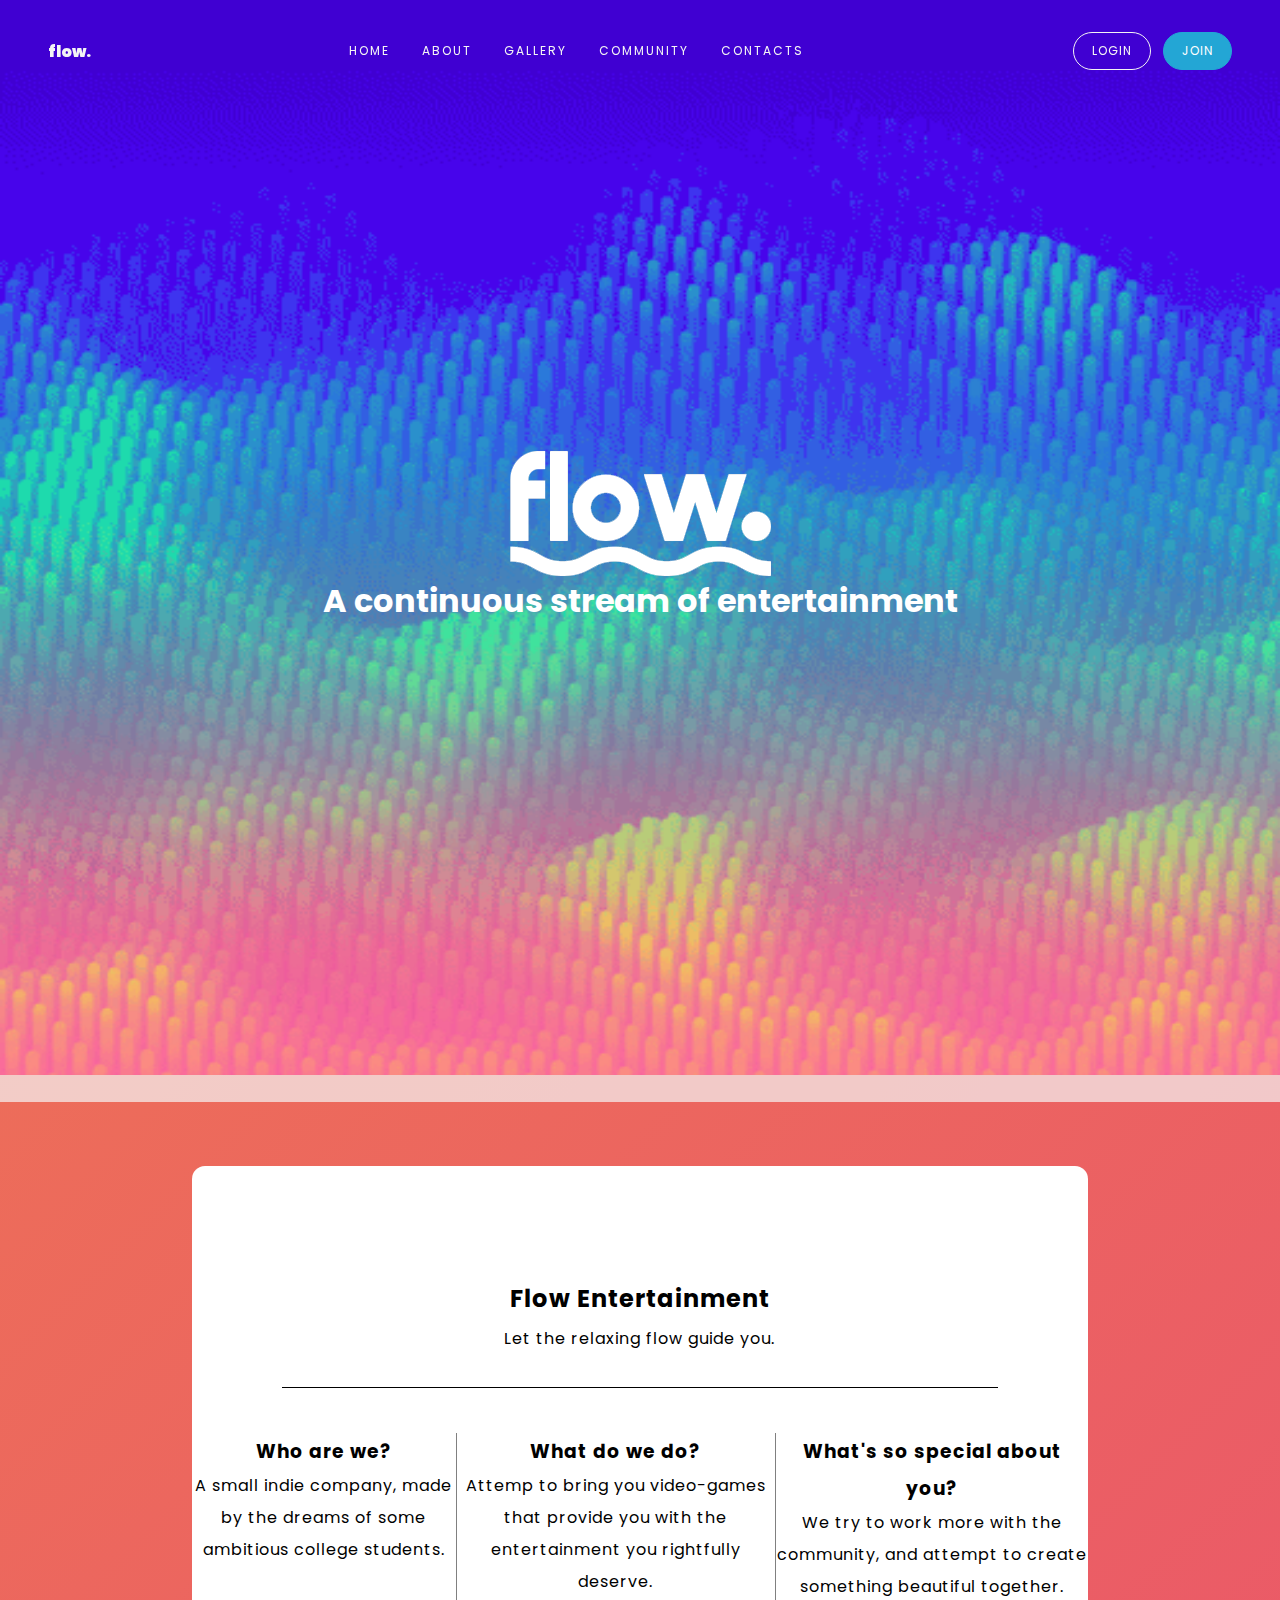
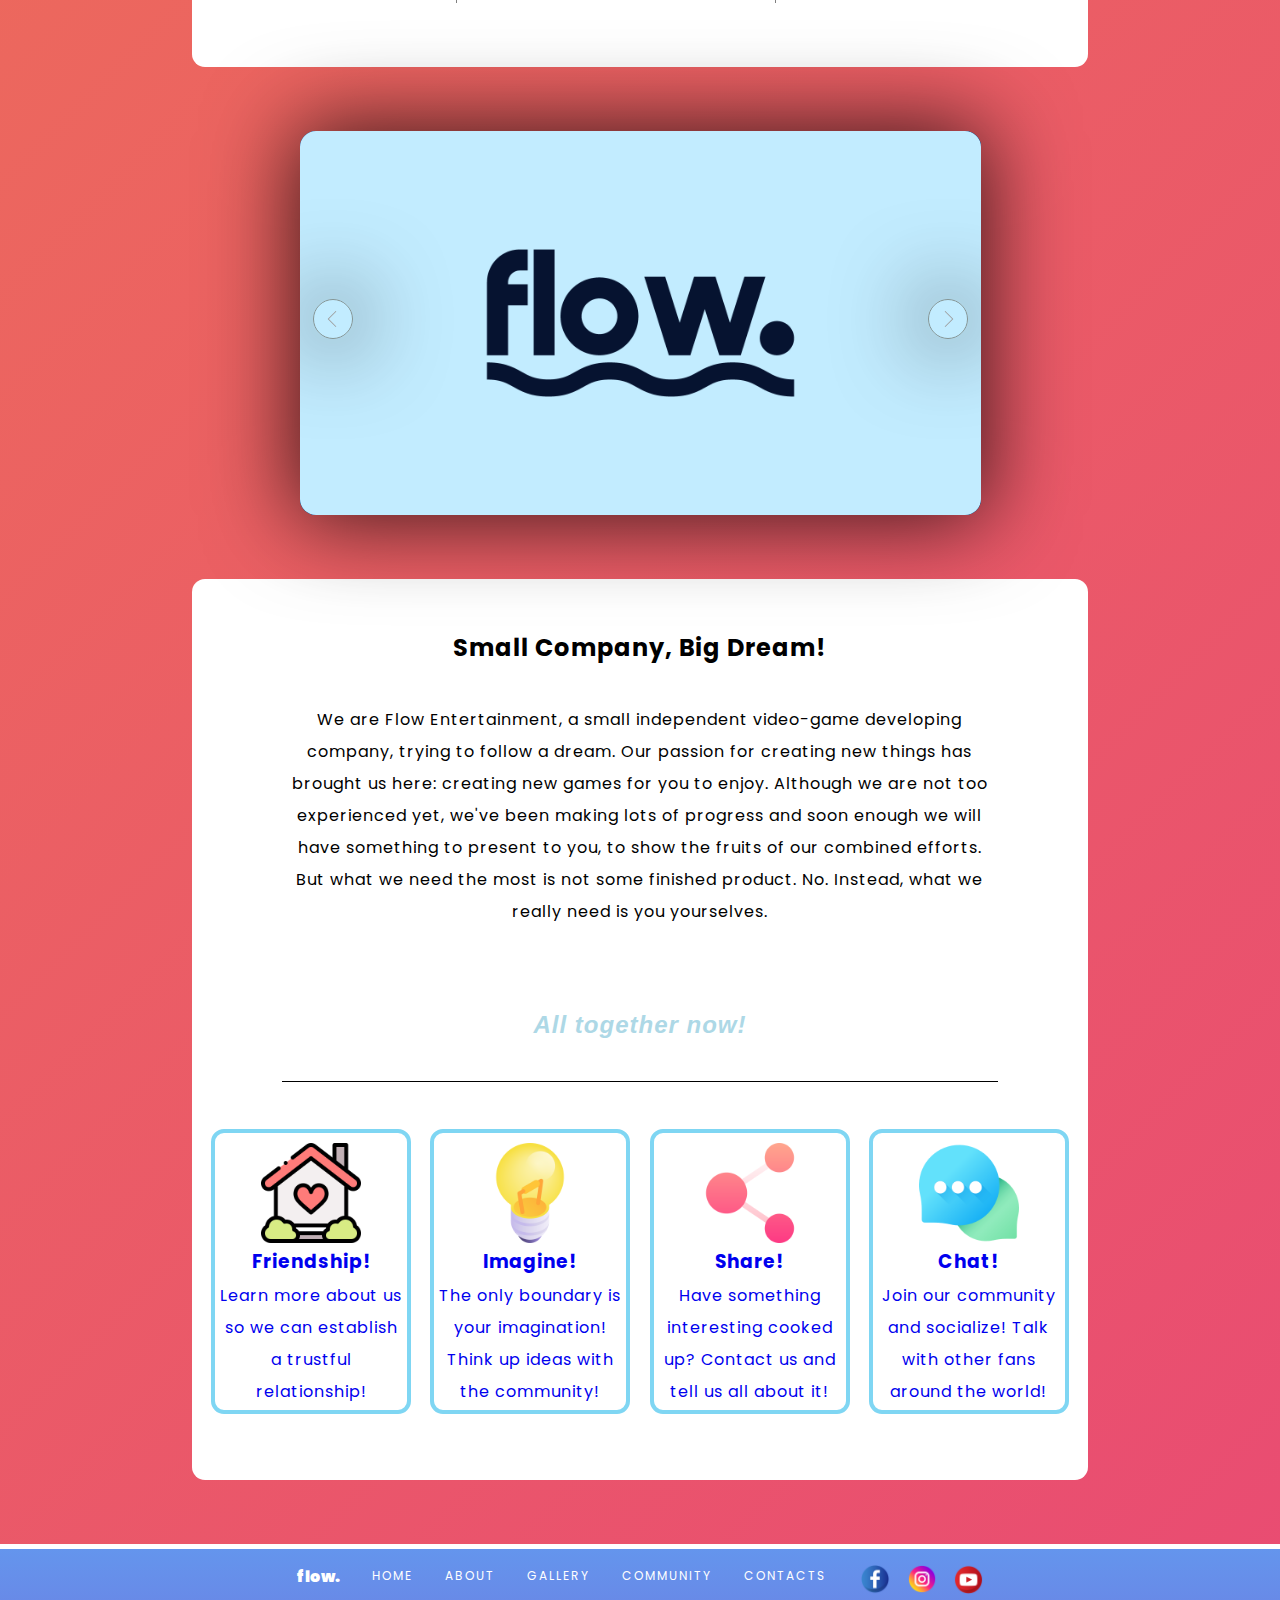
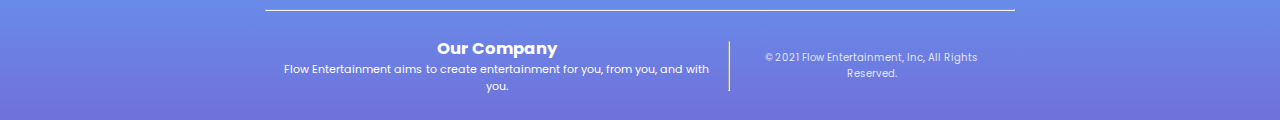
<file: main.html>
<DOCTYPE! html>
<html>
  <head>
    <title>Flow Entertainment</title>
    <link
      href="https://fonts.googleapis.com/css?family=Poppins:300,900&display=swap" rel="stylesheet"/>
    <link href="main.css" rel="stylesheet" />
  </head>
  <script>
    var playing = false;
    function play(){ 
      var audio = document.getElementById('myaudio');
      if(!playing){
        audio.play();
        playing = true;
      } else{
        audio.pause();
        playing = false;
      }
    } 
  </script>
  <body ondblclick="play()" onscroll="disableScrolling()" 
  onmousewheel="enableScrolling()" 
   onclick="enableScrolling()">

    <!--Pjesa e Header ku gjenden Logo, Nav-Bar dhe Login/Registration Forms-->
    <header>
      <!--Pjesa e Logos-->
      <a href="main.html" class="logo" aria-label="homepage">flow.</a>
      <!--Pjesa e Nav-Bar-->
      <nav class="main_nav">
        <ul class="nav_list">
          <li class="nav_list-item"><a href="main.html" class="nav_link">Home</a></li>
          <li class="nav_list-item"><a href="about.html" class="nav_link">About</a></li>
          <li class="nav_list-item"><a href="gallery.html" class="nav_link">Gallery</a></li>
          <li class="nav_list-item"><a href="community.html" class="nav_link">Community</a></li>
          <li class="nav_list-item"><a href="contacts.html" class="nav_link">Contacts</a></li>
        </ul>
      </nav>
      <!--Pjesa e Login/Register(Join)-->
      <nav>
        <ul class="nav_list">
          <li class="nav_list-item"><a href="login/index.html" class="nav_link nav_link--btn">Login</a></li>
          <li class="nav_list-item"><a href="login/create.html" class="nav_link nav_link--btn nav_link--btn--highlight">Join</a></li>
        </ul>
      </nav>
    </header>
    <!--Pjesa e faqes me Background dhe Content-->
    <main>
      <!--Ketu fillon pjesa qe duhet te observohet nga Javascript per ndryshimin e Header-->
      <div class="ob">
      <section class="home-intro">
        <img src="img/logo.png" alt="Logo.png">
        <h1>A continuous stream of entertainment</h1>
      </section>
      </div>
      <!--Ketu fillon content-->
      <div style="background-color:whitesmoke; height: 3%; opacity: 70%;">
      </div>
      <div class ="about" style=" letter-spacing: 1px; line-height: 2;">
      <div class="home-about"><div class='abt-intro'>
        <h2>Flow Entertainment</h2>
        <p>Let the relaxing flow guide you.</p>
        <br>
        <hr style="background-color: black; border-width: 0; width: 100%; height: 1px;">
      </div> 
        <div class="columns">
          <div style="border-right:1px solid gray;height:auto">
            <h3>Who are we?</h3>
            <p>
              A small indie company, made by the dreams of some ambitious college students.
            </p>
          </div>
          <div style="border-right:1px solid gray;height:auto">
            <h3>What do we do?</h3>
            <p>
              Attemp to bring you video-games that provide you with the entertainment you rightfully deserve.
            </p>
          </div>
          <div>
            <h3>What's so special about you?</h3>
            <p>
              We try to work more with the community, and attempt to create something beautiful together.
            </p>
        </div>
       </div>
      </div>
    </div>
    <!--Audio burimi ne background pas double click-->
    <audio id="myaudio" autoplay >
      <source src="music/Better Days.mp3" type="audio/mpeg">
      <source src="music/Better Days.mp3" type="audio/mp3">
    </audio>
  <!--Slider bashke me SVG(kodi i artit per dy shigjetat e Slider) me animacion me rrathe-->
 <div class='parent'>
    <div class='slider'>
     <button type="button" id='right' class='right' name="button">
  
         <svg version="1.1" id="Capa_1" width='40px' height='40px ' x="0px" y="0px"
           viewBox="0 0 477.175 477.175" style="enable-background:new 0 0 477.175 477.175;" xml:space="preserve">
         <g>
          <path style='fill: #9d9d9d;' d="M360.731,229.075l-225.1-225.1c-5.3-5.3-13.8-5.3-19.1,0s-5.3,13.8,0,19.1l215.5,215.5l-215.5,215.5
            c-5.3,5.3-5.3,13.8,0,19.1c2.6,2.6,6.1,4,9.5,4c3.4,0,6.9-1.3,9.5-4l225.1-225.1C365.931,242.875,365.931,234.275,360.731,229.075z
            "/>
         </g>
  
         </svg>
  
         </button>
     <button type="button" id='left' class='left' name="button">
         <svg version="1.1" id="Capa_2" x="0px" y="0px"
           viewBox="0 0 477.175 477.175" style="enable-background:new 0 0 477.175 477.175;" xml:space="preserve">
         <g>
          <path style='fill: #9d9d9d;' d="M145.188,238.575l215.5-215.5c5.3-5.3,5.3-13.8,0-19.1s-13.8-5.3-19.1,0l-225.1,225.1c-5.3,5.3-5.3,13.8,0,19.1l225.1,225
            c2.6,2.6,6.1,4,9.5,4s6.9-1.3,9.5-4c5.3-5.3,5.3-13.8,0-19.1L145.188,238.575z"/>
         </g>
         </svg>
         </button>
     <svg id='svg2' class='up2' xmlns="http://www.w3.org/2000/svg" xmlns:xlink="http://www.w3.org/1999/xlink">
        <circle id='circle1' class='circle1 steap' cx="34px" cy="49%" r="20"  />
        <circle id='circle2' class='circle2 steap' cx="34px" cy="49%" r="100"  />
        <circle id='circle3' class='circle3 steap' cx="34px" cy="49%" r="180"  />
        <circle id='circle4' class='circle4 steap' cx="34px" cy="49%" r="260"  />
        <circle id='circle5' class='circle5 steap' cx="34px" cy="49%" r="340"  />
        <circle id='circle6' class='circle6 steap' cx="34px" cy="49%" r="420"  />
        <circle id='circle7' class='circle7 steap' cx="34px" cy="49%" r="500"  />
        <circle id='circle8' class='circle8 steap' cx="34px" cy="49%" r="580"  />
        <circle id='circle9' class='circle9 steap' cx="34px" cy="49%" r="660"  />
      </svg>
     <svg id='svg1' class='up2' xmlns="http://www.w3.org/2000/svg" xmlns:xlink="http://www.w3.org/1999/xlink">
        <circle id='circle10' class='circle10 steap' cx="648px" cy="49%" r="20"  />
        <circle id='circle11' class='circle11 steap' cx="648px" cy="49%" r="100"  />
        <circle id='circle12' class='circle12 steap' cx="648px" cy="49%" r="180"  />
        <circle id='circle13' class='circle13 steap' cx="648px" cy="49%" r="260"  />
        <circle id='circle14' class='circle14 steap' cx="648px" cy="49%" r="340"  />
        <circle id='circle15' class='circle15 steap' cx="648px" cy="49%" r="420"  />
        <circle id='circle16' class='circle16 steap' cx="648px" cy="49%" r="500"  />
        <circle id='circle17' class='circle17 steap' cx="648px" cy="49%" r="580"  />
        <circle id='circle18' class='circle18 steap' cx="648px" cy="49%" r="660"  />
      </svg>
     <div id='slide1' class='slide1 up1'></div>
     <div id='slide2' class='slide2'></div>
     <div id='slide3' class='slide3' style="font-family:'Segoe UI', Tahoma, Geneva, Verdana, sans-serif"> flow.</div>
     <div id='slide4' class='slide4'></div>
    </div>
   </div>
   <div class="about" style=" letter-spacing: 1px; line-height: 2;"><div class="abt-intro">
     <h2>Small Company, Big Dream!</h2>
     <br>
    <p>We are Flow Entertainment, a small independent video-game developing company, trying to follow a dream. Our passion for creating
      new things has brought us here: creating new games for you to enjoy. Although we are not too experienced yet, we've been making lots of progress
      and soon enough we will have something to present to you, to show the fruits of our combined efforts. But what we need the most is not some
      finished product. No. Instead, what we really need is you yourselves.
    </p>
    </div>
    <div class="home-about"><div class='abt-intro' style="margin-top: -4%;">
      <h2 style="color: lightblue; font-style: italic; font-family:'Segoe UI', Tahoma, Geneva, Verdana, sans-serif">All together now!</h2>
      <br>
      <hr style="background-color: black; border-width: 0; width: 100%; height: 1px;">
    </div> 
  <div class="img-columns">
    <a href="about.html" style="text-decoration: none;"><div class="icon">
      <img src="img/joy.png" width="100px" height="100px">
      <h3>Friendship!</h3>
      <p>
        Learn more about us so we can establish a trustful relationship!
      </p>
    </div>
  </a>
    <a href="community.html"  style="text-decoration: none;"><div class="icon">
      <img src="img/ideas.png" width="100px" height="100px">
      <h3>Imagine!</h3>
      <p>
        The only boundary is your imagination! Think up ideas with the community!
      </p>
    </div>
  </a>
    <a href="contacts.html"  style="text-decoration: none;"><div class="icon">
     <img src="img/share.png" width="100px" height="100px">
      <h3>Share!</h3>
      <p>
        Have something interesting cooked up? Contact us and tell us all about it!
      </p>
    </div>
  </a>
    <a href="login/create.html"  style="text-decoration: none;"><div class="icon">
      <img src="img/chat.png" width="100px" height="100px">
      <h3>Chat!</h3>
      <p>
        Join our community and socialize! Talk with other fans around the world!
      </p>
    </div>
  </a>
  </div>
   </div>
   </div>
      <div class="footer">
        <div class="home-about-foot">
          <div class="columns" style="flex-direction: column;">
            <div style="margin: 2%;display: flex; flex-direction: row; justify-content: space-evenly;">
              <a href="main.html" class="logo" aria-label="homepage">flow.</a>            
              <ul class="nav_list" style="margin-top: -5px;">
                <li class="nav_list-item"><a href="main.html" class="nav_link">Home</a></li>
                <li class="nav_list-item"><a href="about.html" class="nav_link">About</a></li>
                <li class="nav_list-item"><a href="gallery.html" class="nav_link">Gallery</a></li>
                <li class="nav_list-item"><a href="community.html" class="nav_link">Community</a></li>
                <li class="nav_list-item"><a href="contacts.html" class="nav_link">Contacts</a></li>
              </ul>
                <a target="_blank" href="https://www.facebook.com/Flow-Entertainment-100628881531882/?modal=admin_todo_tour%22%3E"><img class="ftimg" src="img/facebook.png" height="30" width="30" alt="Facebook.png"></a>
                <a target="_blank" href="https://www.instagram.com/flow.entertainment.games/%22%3E"><img class="ftimg" src="img/instagram.png" height="30" width="30" alt="Instagram.png"></a>
                <a target="_blank" href="https://www.youtube.com/channel/UCk1H9Uwr8k82EouBomBjosA?view_as=subscriber%22%3E"><img src="img/youtube.png" height="30" width="30" alt="Youtube.png"></a>
            </div>
            <hr>
            <div style="margin: 2%;display: flex; flex-direction: row; justify-content: space-evenly; align-items: center;">
            <div style="font-size: 11px;">
              <h2>Our Company</h2>
              <p>Flow Entertainment aims to create entertainment for you, from you, and with you.</p>
            </div>
            <hr style="height: 50px; margin: 2%;">
            <div style="font-size: 10px; opacity: 80%;">© 2021 Flow Entertainment, Inc, All Rights Reserved.</div>
          </div>
           </div>
          </div>
        </div>
    </main>
    <script src="observers.js"></script>
  </body>
</html>
</file>
<file: main.css>
html::-webkit-scrollbar{
  width: .65rem;
}

html::-webkit-scrollbar-track{
  background: transparent;
}

html::-webkit-scrollbar-thumb{
  background: rgb(255, 255, 255);
  border-radius: 5rem;
}

body {
  margin: 0;
  font-family: "Poppins", sans-serif; 
  animation: transitionIn 0.75s;
  overflow: overlay;
}

/*Header Style*/
header {
  --text: #f4f4f4;/*Deklarojme vlera per ti perdorur me vone*/
  --text-inverse: #333;
  --background: transparent;
  position: fixed;
  top: 0;
  left: 0;
  right: 0;
  z-index: 999;
  display: flex;
  justify-content: space-between;
  align-items: center;
  padding: 32px 48px;
  transition: background 250ms ease-in;
  background: var(--background);
  color: var(--text); 
}
/*Stili per Logo*/
.logo {
  font-weight: 900;
  font-size: 16px;
  color: var(--text);/*Var e merr vleren nga rrenja, ne kete rast header, ku i kemi deklaruar me heret*/
  text-decoration: none; 
}
/*Nav-List*/
.nav_list {
  list-style: none;
  margin: 0;
  padding: 0;
  display: flex; 
  flex-wrap: wrap;
  justify-content: center;}
/*Stili per butonat me linqe ne faqet e tjera*/
.nav_link {
  --spacing: 16px;
  text-decoration: none;
  color: inherit;
  display: inline-block;
  padding: calc(var(--spacing) / 2) var(--spacing);
  position: relative;
  text-transform: uppercase;
  letter-spacing: 2px;
  font-size: 12px; 
}
/*Stili per butonat pasi te behen hover*/
.nav_link:after {
  content: "";
  position: absolute;
  bottom: 0;
  left: var(--spacing);
  right: var(--spacing);
  height: 2px;
  background: currentColor;
  transform: scaleX(0);
  transition: transform 150ms ease-in-out; 
}

.nav_link:hover::after {
  transform: scaleX(1); 
}
/*Stili per butonat Login dhe Join*/
.nav_link--btn {
  border: 1.5px solid currentColor;
  border-radius: 2em;
  margin-left: 1em;
  transition: background 250ms ease-in-out;
  letter-spacing: 1px;
  padding: 0.75em 1.5em; 
}

.nav_link--btn:hover {
  background: var(--text);
  color: var(--text-inverse);
  border-color: var(--text); 
}
/*Heq underline nga butonat Join dhe Login*/
.nav_link--btn::after {
  display: none; 
}
/*Stili unik per Join*/
.nav_link--btn--highlight {
  background: #23a6d5;
  border-color: #23a6d5;
  color: white; 
}

.nav_link--btn--highlight:hover {
  background: var(--text);
  border-color: var(--text); 
}
/*Ndryshimet per screen-fit kur faqja zvogelohet*/
@media screen and (max-width:900px){
  .nav_link--btn {
    margin: 5%;
  }

  .nav_list{
    margin-left: 10px;
  }
}
/*Kjo klase i shtohet Header-it kur behet intersect me pjesen tjeter te faqes, duke i ndryshuar dizajnin*/
.nav-scrolled {
  --text: #333;
  --text-inverse: #f4f4f4;
  --background: #f4f4f4;
  box-shadow: 0 3px 20px rgba(0, 0, 0, 0.2); 
}
/*Vetite e perbashketa te background ne fillim te faqes*/
.home-intro, .home-intro-abt, .home-intro-gal, .home-intro-com, .home-intro-con {
  padding: 50vh 0;
  background: url(img/giphy.gif);
  background-size:100% 100%;
  color: white;
  text-align: center; 
}
/*Ndryshimet unike te pjeses ne fillim te faqes*/
.home-intro-abt {
  background: url(img/bg.png);
  background-size: cover;
}

.home-intro-gal {
  background: url(img/bg3.png);
  background-size: cover;
}

.home-intro-com {
  background: url(img/bg4.png);
  background-size: cover;
}

.home-intro-con {
  background: url(img/bg5.png);
  background-size: cover;
}

.abt-intro{
  flex-direction: column;
  margin: 5%;
  width: 80%;
  text-align: center;
}

main {
  background: linear-gradient(-45deg, #23d5ab, #23a6d5, #e73c7e, #ee7752);
  background-size: 400% 400%;
  animation: gradient 15s ease infinite;
}
.home-about {
  padding: 64px 0 64px;
  width: 100%;
  max-width: 900px;
  margin: 0 auto; 
  display: flex;
  flex-wrap: wrap;
  justify-content: center;
}
.about {
  width: 70%;
  background-color: white;
  border-radius: 13px 13px;
  display: flex;
  flex-wrap: wrap;
  margin: 5% auto;
  justify-content: center;
  }
 
@keyframes gradient {
  0% {
      background-position: 0% 50%;
  }
  50% {
      background-position: 100% 50%;
  }
  100% {
      background-position: 0% 50%;
  }
}

.home-about-abt, .home-about-gal, .home-about-com, .home-about-con {
  padding: 64px 0;
  max-width: 900px;
  margin: 0 auto;
  text-align: center; 
}

.slideshowimg{
  position: absolute;
  opacity: 1;
  transition: opacity 0.5s ease-in;
  width: 400px;
  height: 400px;
  box-shadow: 0 0 88px 5px rgba(0, 0, 0, 0.75);;
  border-radius: 13px;
  margin-top: 5%;

}

.footer {
  background-image: linear-gradient(cornflowerblue, rgb(113, 113, 219));
  border-top: solid 5px white; 
}

.home-about-foot {
  color: white;
  padding: px 0;
  max-width: 750px;
  margin: 0 auto; 
}

.columns {
  display: flex; 
  text-align: center;
}

.img-columns{
  width: 100%;
  display: flex;
  flex-wrap: wrap;
  justify-content: space-evenly;

}

.icon{
  padding: 5% 1% 1% 1%;
  width: 200px;
  margin: 1% auto;
  text-align: center;
  transition: opacity 250ms ease-in-out;
  transition: transform .2s;
  border-radius: 13px;
  border: 4px solid rgb(127, 214, 243);
}

.linkicon{
  padding: 5% 1% 1% 1%;
  width: 200px;
  margin: 1% auto;
  text-align: center;
  transition: opacity 250ms ease-in-out;
  transition: transform .2s;
  border-radius: 13px;
}
.linkicon:hover{
  background-color: lightgray;
  color: white;
  transform: scale(1.1);
}
.linkicon:hover img{
  opacity: 70%;
}
.icon:hover{
  background-color: rgb(127, 214, 243);
  color: white;
  transform: scale(1.1);
}
.icon:hover img{
  opacity: 70%;
}
.col + .col {
  margin-left: 1.5em; 
}

.radios{
  width: 20px;
  height: 20px;
  margin: -7% 0.5% 0;
}

#whitediv{
  display: flex;
  flex-wrap: wrap;
  flex-direction: column;
  justify-content: center;
  align-items: center;
  background-color: white;
  color: black;
  border: solid 3px black;
  border-radius: 13px;
  transition: transform .3s;
  transition: background 0.3s ease-in;
}

#whitediv:hover{
  background-color: black;
  color: white;
  border: 0px;
  transform: scale(1.1);
}

#blackdiv{
  display: flex;
  flex-wrap: wrap;
  flex-direction: column;
  justify-content: center;
  align-items: center;
  background-color: black;
  color: white;
  border-radius: 13px;
  transition: transform .3s;
  transition: background 0.3s ease-in;
}
#blackhr{
  width: 50%;
  border-width: 0;
  height: 4px;
  background-color: white;
}

#blackdiv:hover #blackhr{
  background-color: black;
}

#whitehr{
  width: 50%;
  border-width: 0;
  height: 4px;
  background-color: black;
}

#whitediv:hover #whitehr{
  background-color: white;
}

#blackdiv:hover{
  background-color: white;
  color: black;
  border: solid 3px black;
  transform: scale(1.1);
}

@keyframes transitionIn {
  from {
    opacity: 0;
    transform: rotateX(-10deg); }
  to {
    opacity: 1;
    transform: rotateX(0); } 
}

/*# sourceMappingURL=main.css.map */

@import url("https://fonts.googleapis.com/css?family=Heebo:800");
* {
  margin: 0;
  padding: 0;
  box-sizing: border-box; }

.parent {
  width: 681px;
  height: 384px;
  margin: 50px auto;
  overflow: hidden;
  position: relative;
  display: flex;
  flex-wrap: wrap;
  border-radius: 16px;
  -webkit-box-shadow: 0 0 88px 5px rgba(0, 0, 0, 0.75);
  -moz-box-shadow: 0 0 88px 5px rgba(0, 0, 0, 0.75);
  box-shadow: 0 0 88px 5px rgba(0, 0, 0, 0.75); }

svg {
  position: absolute;
  z-index: 1;
  width: 681px;
  height: 384px; }

button {
  position: absolute;
  z-index: 50;
  width: 40px;
  overflow: hidden;
  height: 40px;
  border: none;
  border-radius: 50%;
  background: #fff;
  cursor: pointer;
  -webkit-box-shadow: 0 0 88px 5px rgba(0, 0, 0, 0.75);
  -moz-box-shadow: 0 0 88px 5px rgba(0, 0, 0, 0.75);
  box-shadow: 0 0 88px 5px rgba(0, 0, 0, 0.75); }
  button:focus {
    outline-width: 0; }

circle {
  stroke: lightblue;
  fill: none;
  transition: 0.3s; }

#svg1 circle {
  transition-timing-function: linear; }

#svg2 circle {
  transition-timing-function: linear; }

#Capa_1 {
  position: absolute;
  width: 16px;
  height: 16px;
  transform: translate(-7px, -8px); }

#Capa_2 {
  position: absolute;
  width: 16px;
  height: 16px;
  transform: translate(-9px, -8px); }

.right {
  margin-left: 628px;
  margin-top: 168px;
  border: 1px solid #849494;
  background-color: transparent;
  transition: .5s; }
  .right:hover {
    background-color: #fff; }

.left {
  margin-left: 0.5%;
  margin-top: 168px;
  border: 1px solid #849494;
  background-color: transparent;
  transition: .5s; }
  .left:hover {
    background-color: #fff; }

.circle1 {
  transition-delay: 0.05s; }

.circle2 {
  transition-delay: 0.1s; }

.circle3 {
  transition-delay: 0.15s; }

.circle4 {
  transition-delay: 0.2s; }

.circle5 {
  transition-delay: 0.25s; }

.circle6 {
  transition-delay: 0.3s; }

.circle7 {
  transition-delay: 0.35s; }

.circle8 {
  transition-delay: 0.4s; }

.circle9 {
  transition-delay: 0.45s; }

.circle10 {
  transition-delay: 0.05s; }

.circle11 {
  transition-delay: 0.1s; }

.circle12 {
  transition-delay: 0.15s; }

.circle13 {
  transition-delay: 0.2s; }

.circle14 {
  transition-delay: 0.25s; }

.circle15 {
  transition-delay: 0.3s; }

.circle16 {
  transition-delay: 0.35s; }

.circle17 {
  transition-delay: 0.4s; }

.circle18 {
  transition-delay: 0.45s; }

.slide1 {
  background-image: url("img/full-logo.png");
}
.slide2 {
  background-image: url("img/cover.png"); 
}

.slide3 {
  background-image: url("img/bg2.png");
}
.slide4 {
  background-image: url("img/games.jpeg"); }  

.slider {
  position: absolute;
  width: 400%;
  height: 100%;
  background: #000;
  display: inline-flex;
  overflow: hidden; }

.slide1, .slide2, .slide3, .slide4 {
  position: absolute;
  background-position: center;
  background-size: cover;
  color: #fff;
  font-size: 62px;
  padding-top: 138px;
  font-weight: 800;
  font-family: 'Heebo', sans-serif;
  text-align: center;
  width: 25%;
  height: 100%;
  z-index: 10;
  transition: 1.4s; }

.tran {
  transform: scale(1.3); }

.up1 {
  z-index: 20; }

.up2 {
  z-index: 40; }

.steap {
  stroke-width: 0; }

.streak {
  stroke-width: 82px; }

@media (max-width: 700px) {
  .parent {
    margin-left: 1%; } }

/*# sourceMappingURL=style.css.map */


.loading:after {
  content: ' .';
  animation: dots 1s steps(5, end) infinite;}

@keyframes dots {
  0%, 20% {
    color: rgba(0,0,0,0);
    text-shadow:
      .25em 0 0 rgba(0,0,0,0),
      .5em 0 0 rgba(0,0,0,0);}
  40% {
    color: white;
    text-shadow:
      .25em 0 0 rgba(0,0,0,0),
      .5em 0 0 rgba(0,0,0,0);}
  60% {
    text-shadow:
      .25em 0 0 white,
      .5em 0 0 rgba(0,0,0,0);}
  80%, 100% {
    text-shadow:
      .25em 0 0 white,
      .5em 0 0 white;}}
</file>
